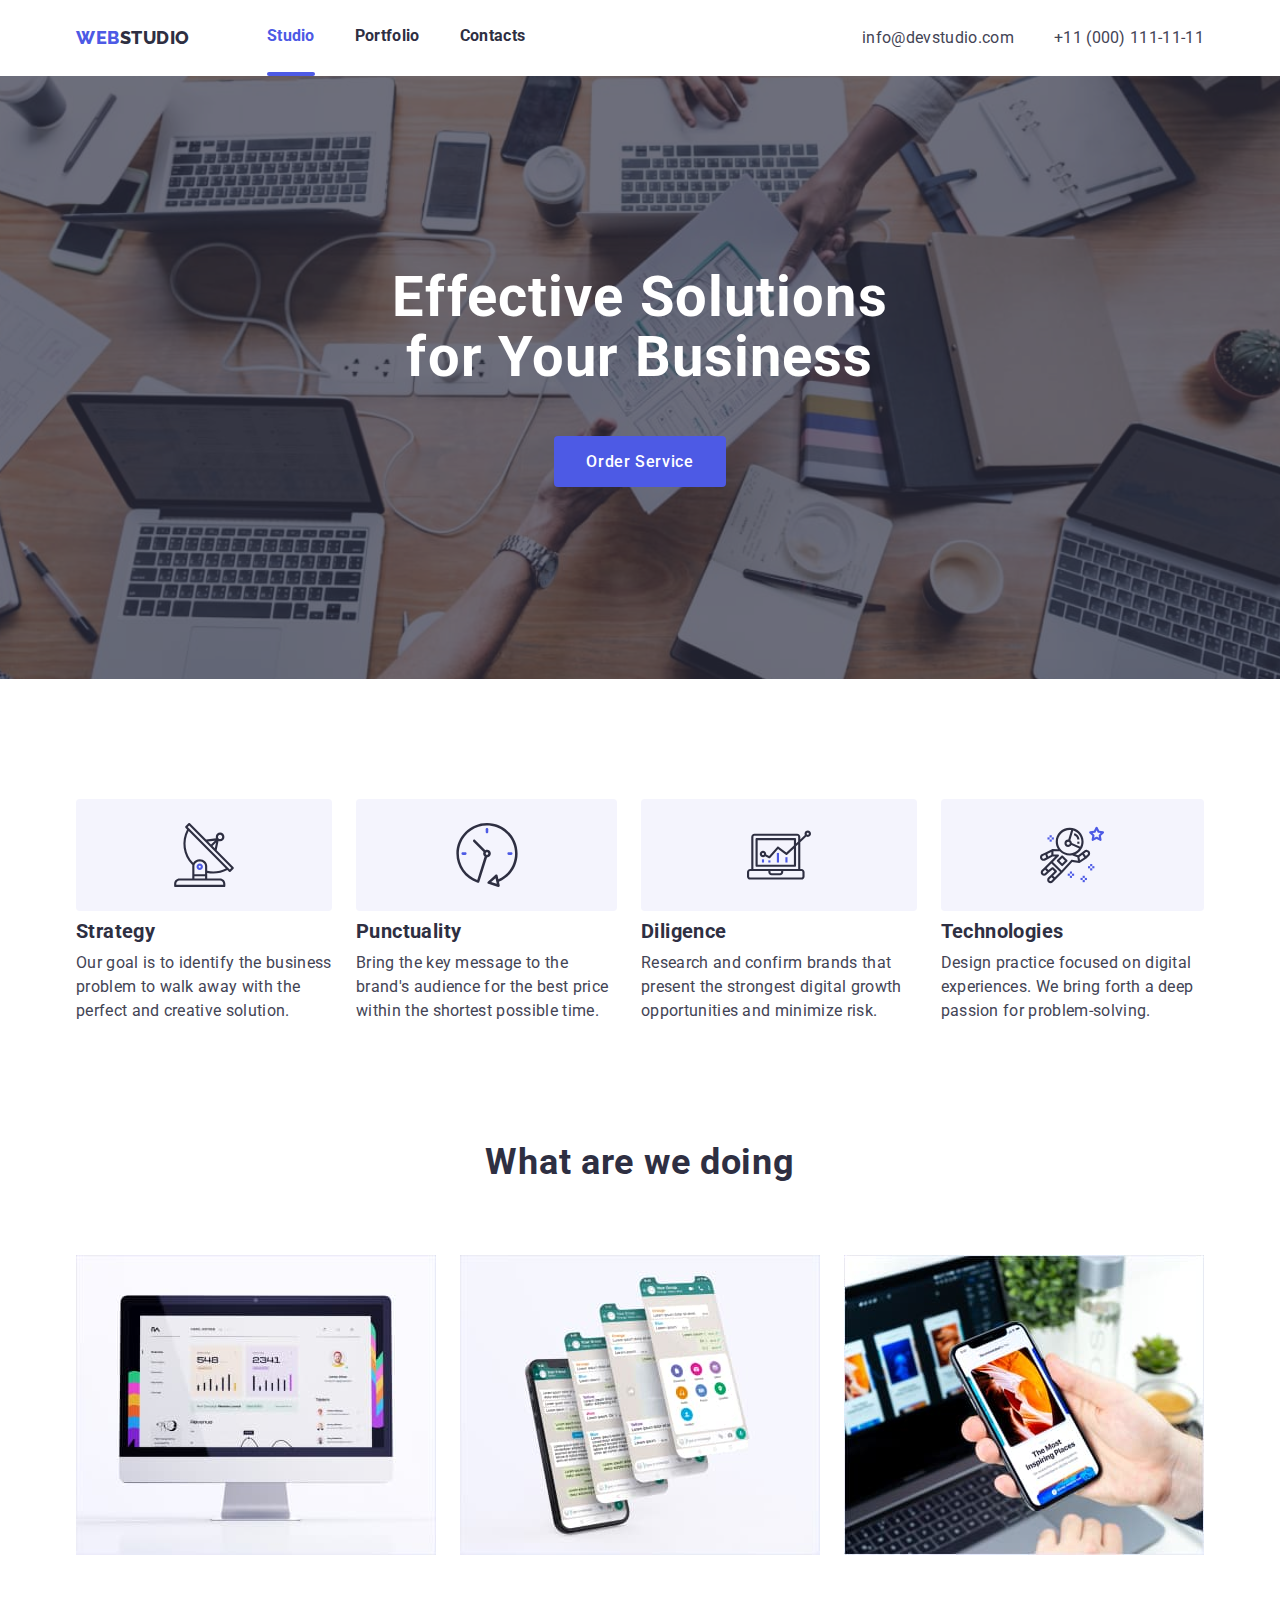
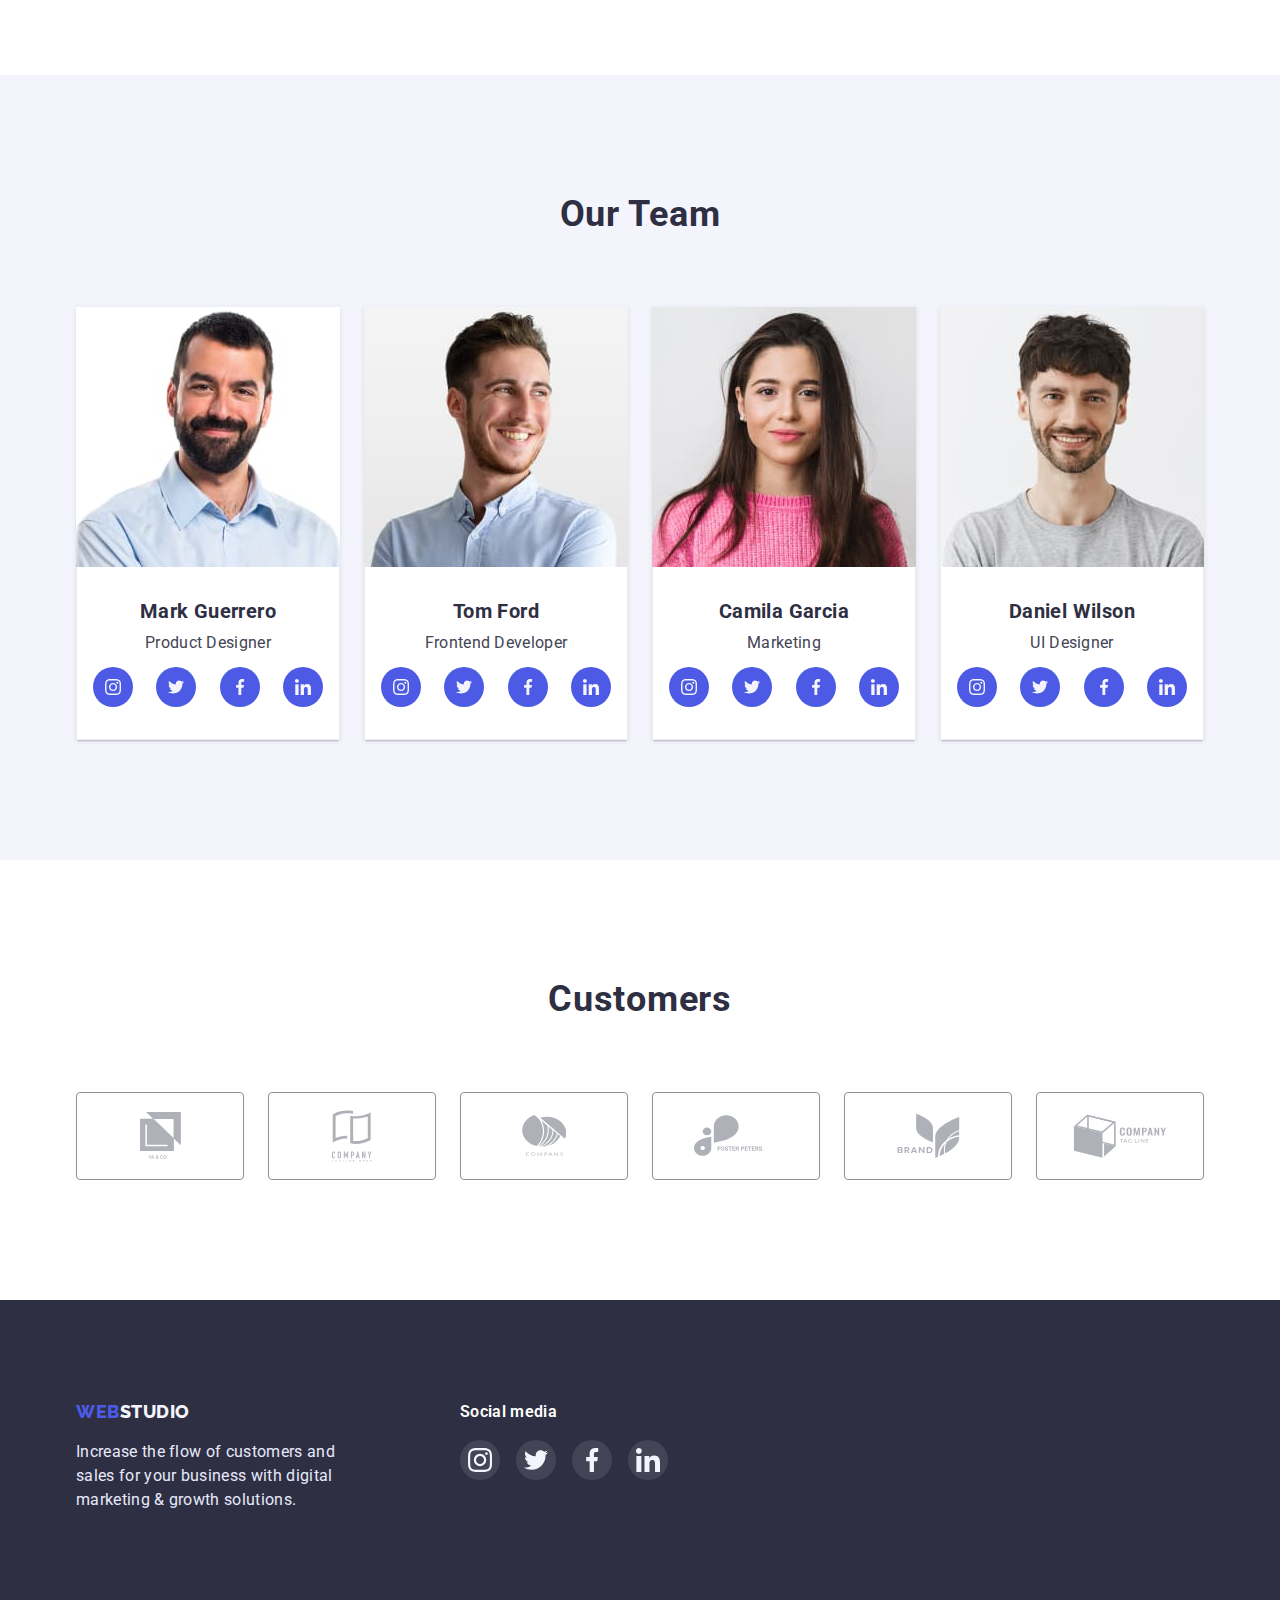
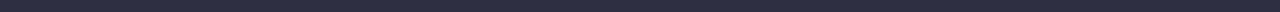
<file: index.html>
<!DOCTYPE html>
<html lang="en">
  <head>
    <meta charset="UTF-8" />
    <meta http-equiv="X-UA-Compatible" content="IE=edge" />
    <meta name="viewport" content="width=device-width, initial-scale=1.0" />
    <title>WebStudio</title>
    <link
      rel="stylesheet"
      href="https://cdnjs.cloudflare.com/ajax/libs/modern-normalize/1.0.0/modern-normalize.min.css"
    />
    <link
      href="https://fonts.googleapis.com/css2?family=Raleway:wght@800&family=Roboto:wght@400;500;700&display=swap"
      rel="stylesheet"
    />
    <link rel="stylesheet" href="./css/styles.css" />
  </head>
  <body>
    <header>
      <div class="container">
        <div class="main_nav">
          <a href="/" class="labe_studio">
            <span class="labe_web">WEB</span>STUDIO
          </a>
          <nav>
            <ul class="list_nav">
              <li class="item_list_nav polosa">
                <a href="" class="nav_item nav_list_active"> Studio</a>
              </li>
              <li class="item_list_nav">
                <a href="./portfolio.html" class="nav_item"> Portfolio</a>
              </li>
              <li class="item_list_nav">
                <a href="" class="nav_item"> Contacts</a>
              </li>
            </ul>
          </nav>
          <ul class="contact_nav">
            <li class="contact_nav-item">
              <a href="mailto:" class="color_contact">info@devstudio.com</a>
            </li>
            <li class="contact_nav-item">
              <a href="tel:" class="color_contact">+11 (000) 111-11-11</a>
            </li>
          </ul>
        </div>
      </div>
    </header>
    <main>
      <!-- ---------------HERO----------------- -->

      <section class="hero">
        <h1 class="title-hero">Effective Solutions for Your Business</h1>

        <div class="parent_button">
          <button type="button" class="btn_hero" data-modal-open>
            Order Service
          </button>
        </div>
      </section>

      <!-- ------------advantages------------ -->
      <section class="section p_b_z">
        <h2 class="visually-hidden"></h2>
        <div class="container">
          <ul class="card_set-advantages">
            <li class="advantages_item">
              <div class="advantages_picture"></div>
              <h3 class="advantages_name">Strategy</h3>
              <p class="advantages_text">
                Our goal is to identify the business problem to walk away with
                the perfect and creative solution.
              </p>
            </li>
            <li class="advantages_item">
              <div class="advantages_picture"></div>
              <h3 class="advantages_name">Punctuality</h3>
              <p class="advantages_text">
                Bring the key message to the brand's audience for the best price
                within the shortest possible time.
              </p>
            </li>
            <li class="advantages_item">
              <div class="advantages_picture"></div>
              <h3 class="advantages_name">Diligence</h3>
              <p class="advantages_text">
                Research and confirm brands that present the strongest digital
                growth opportunities and minimize risk.
              </p>
            </li>
            <li class="advantages_item">
              <div class="advantages_picture"></div>
              <h3 class="advantages_name">Technologies</h3>
              <p class="advantages_text">
                Design practice focused on digital experiences. We bring forth a
                deep passion for problem-solving.
              </p>
            </li>
          </ul>
        </div>
      </section>
      <!-- ----------------our job--------------- -->
      <section class="section">
        <div class="container">
          <h2 class="title_our_job">What are we doing</h2>
          <ul class="card_set">
            <li class="card_set-item">
              <img
                src="./images/img1.jpg"
                alt="monitor"
                width="360"
                class="no_gap"
              />
            </li>
            <li class="card_set-item">
              <img
                src="./images/img2.jpg"
                alt="phone screen"
                width="360"
                class="no_gap"
              />
            </li>
            <li class="card_set-item">
              <img
                src="./images/img3.jpg"
                alt="phone"
                width="360"
                class="no_gap"
              />
            </li>
          </ul>
        </div>
      </section>
      <!-- ----------------team--------------- -->
      <section class="section team">
        <div class="container">
          <h2 class="title_team">Our Team</h2>
          <ul class="card_set">
            <li class="team_item">
              <img
                src="./images/portret_1.jpg"
                alt="portret"
                width="264"
                class="no_gap"
              />
              <div class="description_card">
                <h3 class="team_names">Mark Guerrero</h3>
                <p class="team_specialty">Product Designer</p>
                <ul class="social-link-list">
                  <li class="social-link-item">
                    <a href="" class="social-link-picture">
                      <svg class="icons-social">
                        <use href="./images/icons.svg#icon-instagram-svg"></use>
                      </svg>
                    </a>
                  </li>
                  <li class="social-link-item">
                    <a href="" class="social-link-picture">
                      <svg class="icons-social">
                        <use href="./images/icons.svg#icon-twitter-svg"></use>
                      </svg>
                    </a>
                  </li>
                  <li class="social-link-item">
                    <a href="" class="social-link-picture">
                      <svg class="icons-social">
                        <use href="./images/icons.svg#icon-facebook-svg"></use>
                      </svg>
                    </a>
                  </li>
                  <li class="social-link-item">
                    <a href="" class="social-link-picture">
                      <svg class="icons-social">
                        <use href="./images/icons.svg#icon-linkedin-svg"></use>
                      </svg>
                    </a>
                  </li>
                </ul>
              </div>
            </li>
            <li class="team_item">
              <img
                src="./images/portret_2.jpg"
                alt="portret"
                width="264"
                class="no_gap"
              />
              <div class="description_card">
                <h3 class="team_names">Tom Ford</h3>
                <p class="team_specialty">Frontend Developer</p>
                <ul class="social-link-list">
                  <li class="social-link-item">
                    <a href="" class="social-link-picture">
                      <svg class="icons-social">
                        <use href="./images/icons.svg#icon-instagram-svg"></use>
                      </svg>
                    </a>
                  </li>
                  <li class="social-link-item">
                    <a href="" class="social-link-picture">
                      <svg class="icons-social">
                        <use href="./images/icons.svg#icon-twitter-svg"></use>
                      </svg>
                    </a>
                  </li>
                  <li class="social-link-item">
                    <a href="" class="social-link-picture">
                      <svg class="icons-social">
                        <use href="./images/icons.svg#icon-facebook-svg"></use>
                      </svg>
                    </a>
                  </li>
                  <li class="social-link-item">
                    <a href="" class="social-link-picture">
                      <svg class="icons-social">
                        <use href="./images/icons.svg#icon-linkedin-svg"></use>
                      </svg>
                    </a>
                  </li>
                </ul>
              </div>
            </li>
            <li class="team_item">
              <img
                src="./images/portret_3.jpg"
                alt="portret"
                width="264"
                class="no_gap"
              />
              <div class="description_card">
                <h3 class="team_names">Camila Garcia</h3>
                <p class="team_specialty">Marketing</p>
                <ul class="social-link-list">
                  <li class="social-link-item">
                    <a href="" class="social-link-picture">
                      <svg class="icons-social">
                        <use href="./images/icons.svg#icon-instagram-svg"></use>
                      </svg>
                    </a>
                  </li>
                  <li class="social-link-item">
                    <a href="" class="social-link-picture">
                      <svg class="icons-social">
                        <use href="./images/icons.svg#icon-twitter-svg"></use>
                      </svg>
                    </a>
                  </li>
                  <li class="social-link-item">
                    <a href="" class="social-link-picture">
                      <svg class="icons-social">
                        <use href="./images/icons.svg#icon-facebook-svg"></use>
                      </svg>
                    </a>
                  </li>
                  <li class="social-link-item">
                    <a href="" class="social-link-picture">
                      <svg class="icons-social">
                        <use href="./images/icons.svg#icon-linkedin-svg"></use>
                      </svg>
                    </a>
                  </li>
                </ul>
              </div>
            </li>
            <li class="team_item">
              <img
                src="./images/portret_4.jpg"
                alt="portret"
                width="264"
                class="no_gap"
              />
              <div class="description_card">
                <h3 class="team_names">Daniel Wilson</h3>
                <p class="team_specialty">UI Designer</p>
                <ul class="social-link-list">
                  <li class="social-link-item">
                    <a href="" class="social-link-picture">
                      <svg class="icons-social">
                        <use href="./images/icons.svg#icon-instagram-svg"></use>
                      </svg>
                    </a>
                  </li>
                  <li class="social-link-item">
                    <a href="" class="social-link-picture">
                      <svg class="icons-social">
                        <use href="./images/icons.svg#icon-twitter-svg"></use>
                      </svg>
                    </a>
                  </li>
                  <li class="social-link-item">
                    <a href="" class="social-link-picture">
                      <svg class="icons-social">
                        <use href="./images/icons.svg#icon-facebook-svg"></use>
                      </svg>
                    </a>
                  </li>
                  <li class="social-link-item">
                    <a href="" class="social-link-picture">
                      <svg class="icons-social">
                        <use href="./images/icons.svg#icon-linkedin-svg"></use>
                      </svg>
                    </a>
                  </li>
                </ul>
              </div>
            </li>
          </ul>
        </div>
      </section>

      <!-- ---------------CUSTOMERS------------ -->
      <section class="section">
        <div class="container">
          <h2 class="title_our_job">Customers</h2>
          <ul class="customer-link">
            <li class="customer-list">
              <a href="" class="customer-item">
                <svg class="customer-icon-one">
                  <use href="./images/icons.svg#icon-group-1"></use>
                </svg>
              </a>
            </li>

            <li class="customer-list">
              <a href="" class="customer-item">
                <svg class="customer-icon-two">
                  <use href="./images/icons.svg#icon-group--2"></use>
                </svg>
              </a>
            </li>

            <li class="customer-list">
              <a href="" class="customer-item">
                <svg class="customer-icon-three">
                  <use href="./images/icons.svg#icon-group-3"></use>
                </svg>
              </a>
            </li>
            <li class="customer-list">
              <a href="" class="customer-item">
                <svg class="customer-icon-four">
                  <use href="./images/icons.svg#icon-group-4"></use>
                </svg>
              </a>
            </li>
            <li class="customer-list">
              <a href="" class="customer-item">
                <svg class="customer-icon-five">
                  <use href="./images/icons.svg#icon-group-5"></use>
                </svg>
              </a>
            </li>
            <li class="customer-list">
              <a href="" class="customer-item">
                <svg class="customer-icon-six">
                  <use href="./images/icons.svg#icon-group-6"></use>
                </svg>
              </a>
            </li>
          </ul>
        </div>
      </section>
    </main>
    <!-- --------------------------FOOTER------------------ -->
    <footer class="footer">
      <div class="container-all-footer">
        <div class="container_footer">
          <a href="/" class="footer_studio">
            <span class="footer_web">WEB</span>STUDIO
          </a>
          <p class="footer_text">
            Increase the flow of customers and sales for your business with
            digital marketing & growth solutions.
          </p>
        </div>

        <div class="container-social-media">
          <h3 class="footer-text-social">Social media</h3>
          <ul class="footer-icon-list">
            <li>
              <a href="" class="footer-icon-link footer-icon-item link-insta">
                <svg class="icons-social-footer">
                  <use href="./images/icons.svg#icon-instagram-svg"></use>
                </svg>
              </a>
            </li>
            <li>
              <a href="" class="footer-icon-link footer-icon-item link-twit">
                <svg class="icons-social-footer">
                  <use href="./images/icons.svg#icon-twitter-svg"></use>
                </svg>
              </a>
            </li>
            <li>
              <a href="" class="footer-icon-link footer-icon-item link-faceb">
                <svg class="icons-social-footer">
                  <use href="./images/icons.svg#icon-facebook-svg"></use>
                </svg>
              </a>
            </li>
            <li>
              <a href="" class="footer-icon-link footer-icon-item link-lincd">
                <svg class="icons-social-footer">
                  <use href="./images/icons.svg#icon-linkedin-svg"></use>
                </svg>
              </a>
            </li>
          </ul>
        </div>
      </div>
    </footer>

    <!-- --------------modal------------------------ -->
    <div class="backdrop is-hidden" data-modal>
      <div class="modal">
        <button type="button" class="modal-btn-cls" data-modal-close>
          <svg class="modal-icon-cls">
            <use href="./images/icons.svg#icon-Vector"></use>
          </svg>
        </button>
      </div>
    </div>
    <script src="./js/modal.js"></script>
  </body>
</html>
</file>
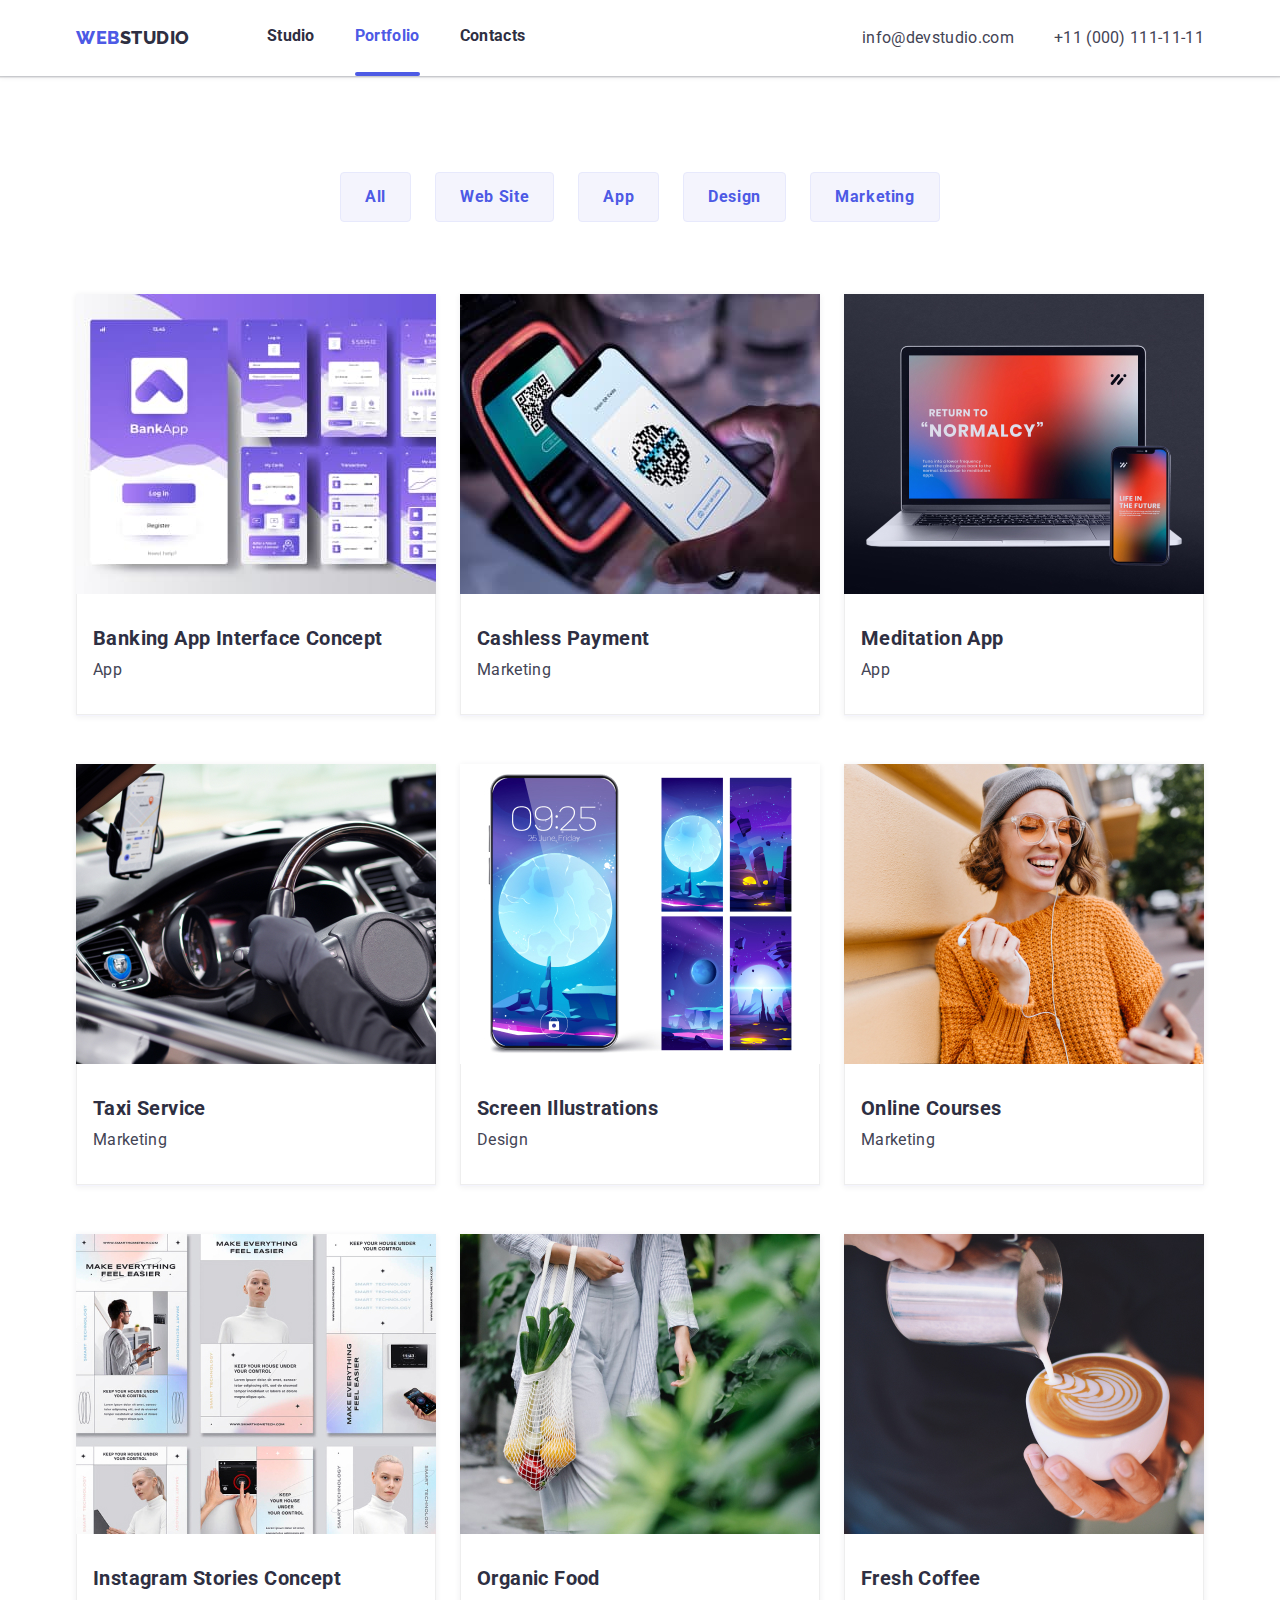
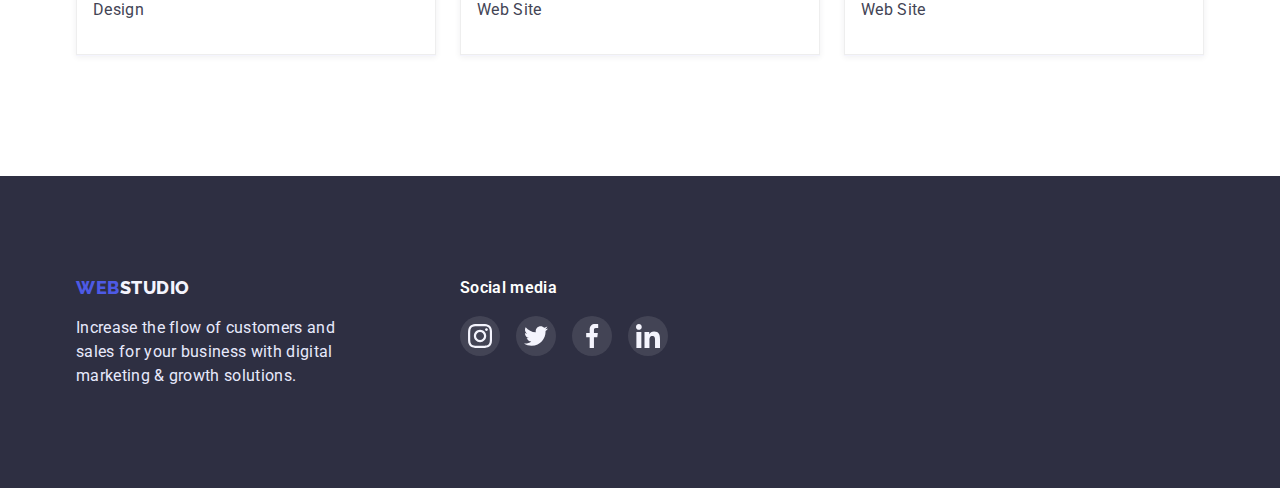
<file: portfolio.html>
<!DOCTYPE html>
<html lang="en">
  <head>
    <meta charset="UTF-8" />
    <meta http-equiv="X-UA-Compatible" content="IE=edge" />
    <meta name="viewport" content="width=device-width, initial-scale=1.0" />
    <title>Portfolio</title>
    <link
      rel="stylesheet"
      href="https://cdnjs.cloudflare.com/ajax/libs/modern-normalize/1.0.0/modern-normalize.min.css"
    />
    <link
      href="https://fonts.googleapis.com/css2?family=Raleway:wght@800&family=Roboto:wght@400;500;700&display=swap"
      rel="stylesheet"
    />
    <link rel="stylesheet" href="./css/styles.css" />
  </head>
  <body>
    <header class="header">
      <div class="container">
        <div class="main_nav">
          <a href="/">
            <p class="labe_studio"><span class="labe_web">WEB</span>STUDIO</p>
          </a>
          <nav>
            <ul class="list_nav">
              <li class="item_list_nav">
                <a href="./index.html" class="nav_item"> Studio</a>
              </li>
              <li class="item_list_nav polosa">
                <a href="./portfolio.html" class="nav_item nav_list_active">
                  Portfolio</a
                >
              </li>
              <li class="item_list_nav">
                <a href="" class="nav_item"> Contacts</a>
              </li>
            </ul>
          </nav>
          <ul class="contact_nav">
            <li class="contact_nav-item">
              <a href="mailto:" class="color_contact">info@devstudio.com</a>
            </li>
            <li class="contact_nav-item">
              <a href="tel:" class="color_contact">+11 (000) 111-11-11</a>
            </li>
          </ul>
        </div>
      </div>
    </header>
    <main>
      <section class="section section_portfolio-padding-top">
        <div class="container">
          <h1 class="visually-hidden">Examples of our work</h1>
          <ul class="list_button">
            <li><button type="button" class="btn_portfolio">All</button></li>
            <li>
              <button type="button" class="btn_portfolio">Web Site</button>
            </li>
            <li><button type="button" class="btn_portfolio">App</button></li>
            <li><button type="button" class="btn_portfolio">Design</button></li>
            <li>
              <button type="button" class="btn_portfolio">Marketing</button>
            </li>
          </ul>

          <!-- ------------------------------------nine-cards---------------------- -->

          <ul class="card-set_portfolio">
            <li>
              <a href="" class="card_item">
                <div class="card-relative">
                  <div class="card-overlay">
                    <p class="text-card-nine">
                      14 Stylish and User-Friendly App Design Concepts · Task
                      Manager App · Calorie Tracker App · Exotic Fruit Ecommerce
                      App · Cloud Storage App
                    </p>
                  </div>
                  <img
                    src="./images/card_1.jpg"
                    alt="Interface_Concept"
                    width="360"
                    class="no_gap"
                  />
                </div>

                <div class="description_card">
                  <h2 class="advantages_name">Banking App Interface Concept</h2>
                  <p class="advantages_text">App</p>
                </div>
              </a>
            </li>
            <li>
              <a href="" class="card_item">
                <div class="card-relative">
                  <div class="card-overlay">
                    <p class="text-card-nine">
                      14 Stylish and User-Friendly App Design Concepts · Task
                      Manager App · Calorie Tracker App · Exotic Fruit Ecommerce
                      App · Cloud Storage App
                    </p>
                  </div>
                  <img
                    src="./images/card_2.jpg"
                    alt="Interface_Concept"
                    width="360"
                    class="no_gap"
                  />
                </div>
                <div class="description_card">
                  <h2 class="advantages_name">Cashless Payment</h2>
                  <p class="advantages_text">Marketing</p>
                </div>
              </a>
            </li>
            <li>
              <a href="" class="card_item">
                <div class="card-relative">
                  <div class="card-overlay">
                    <p class="text-card-nine">
                      14 Stylish and User-Friendly App Design Concepts · Task
                      Manager App · Calorie Tracker App · Exotic Fruit Ecommerce
                      App · Cloud Storage App
                    </p>
                  </div>
                  <img
                    src="./images/card_3.jpg"
                    alt="Interface_Concept"
                    width="360"
                    class="no_gap"
                  />
                </div>
                <div class="description_card">
                  <h2 class="advantages_name">Meditation App</h2>
                  <p class="advantages_text">App</p>
                </div>
              </a>
            </li>
            <li>
              <a href="" class="card_item">
                <div class="card-relative">
                  <div class="card-overlay">
                    <p class="text-card-nine">
                      14 Stylish and User-Friendly App Design Concepts · Task
                      Manager App · Calorie Tracker App · Exotic Fruit Ecommerce
                      App · Cloud Storage App
                    </p>
                  </div>
                  <img
                    src="./images/card_4.jpg"
                    alt="Interface_Concept"
                    width="360"
                    class="no_gap"
                  />
                </div>
                <div class="description_card">
                  <h2 class="advantages_name">Taxi Service</h2>
                  <p class="advantages_text">Marketing</p>
                </div>
              </a>
            </li>
            <li>
              <a href="" class="card_item">
                <div class="card-relative">
                  <div class="card-overlay">
                    <p class="text-card-nine">
                      14 Stylish and User-Friendly App Design Concepts · Task
                      Manager App · Calorie Tracker App · Exotic Fruit Ecommerce
                      App · Cloud Storage App
                    </p>
                  </div>
                  <img
                    src="./images/card_5.jpg"
                    alt="Interface_Concept"
                    width="360"
                    class="no_gap"
                  />
                </div>
                <div class="description_card">
                  <h2 class="advantages_name">Screen Illustrations</h2>
                  <p class="advantages_text">Design</p>
                </div>
              </a>
            </li>
            <li>
              <a href="" class="card_item">
                <div class="card-relative">
                  <div class="card-overlay">
                    <p class="text-card-nine">
                      14 Stylish and User-Friendly App Design Concepts · Task
                      Manager App · Calorie Tracker App · Exotic Fruit Ecommerce
                      App · Cloud Storage App
                    </p>
                  </div>
                  <img
                    src="./images/card_6.jpg"
                    alt="Interface_Concept"
                    width="360"
                    class="no_gap"
                  />
                </div>
                <div class="description_card">
                  <h2 class="advantages_name">Online Courses</h2>
                  <p class="advantages_text">Marketing</p>
                </div>
              </a>
            </li>
            <li>
              <a href="" class="card_item">
                <div class="card-relative">
                  <div class="card-overlay">
                    <p class="text-card-nine">
                      14 Stylish and User-Friendly App Design Concepts · Task
                      Manager App · Calorie Tracker App · Exotic Fruit Ecommerce
                      App · Cloud Storage App
                    </p>
                  </div>
                  <img
                    src="./images/card_7.jpg"
                    alt="Interface_Concept"
                    width="360"
                    class="no_gap"
                  />
                </div>
                <div class="description_card">
                  <h2 class="advantages_name">Instagram Stories Concept</h2>
                  <p class="advantages_text">Design</p>
                </div>
              </a>
            </li>
            <li>
              <a href="" class="card_item">
                <div class="card-relative">
                  <div class="card-overlay">
                    <p class="text-card-nine">
                      14 Stylish and User-Friendly App Design Concepts · Task
                      Manager App · Calorie Tracker App · Exotic Fruit Ecommerce
                      App · Cloud Storage App
                    </p>
                  </div>
                  <img
                    src="./images/card_8.jpg"
                    alt="Interface_Concept"
                    width="360"
                    class="no_gap"
                  />
                </div>
                <div class="description_card">
                  <h2 class="advantages_name">Organic Food</h2>
                  <p class="advantages_text">Web Site</p>
                </div>
              </a>
            </li>
            <li>
              <a href="" class="card_item">
                <div class="card-relative">
                  <div class="card-overlay">
                    <p class="text-card-nine">
                      14 Stylish and User-Friendly App Design Concepts · Task
                      Manager App · Calorie Tracker App · Exotic Fruit Ecommerce
                      App · Cloud Storage App
                    </p>
                  </div>
                  <img
                    src="./images/card_2_&_9.jpg"
                    alt="Interface_Concept"
                    width="360"
                    class="no_gap"
                  />
                </div>

                <div class="description_card">
                  <h2 class="advantages_name">Fresh Coffee</h2>
                  <p class="advantages_text">Web Site</p>
                </div>
              </a>
            </li>
          </ul>
        </div>
      </section>
    </main>

    <footer class="footer">
      <div class="container-all-footer">
        <div class="container_footer">
          <a href="/" class="footer_studio">
            <span class="footer_web">WEB</span>STUDIO
          </a>
          <p class="footer_text">
            Increase the flow of customers and sales for your business with
            digital marketing & growth solutions.
          </p>
        </div>

        <div class="container-social-media">
          <h3 class="footer-text-social">Social media</h3>
          <ul class="footer-icon-list">
            <li>
              <a href="" class="footer-icon-link footer-icon-item link-insta">
                <svg class="icons-social-footer">
                  <use href="./images/icons.svg#icon-instagram-svg"></use>
                </svg>
              </a>
            </li>
            <li>
              <a href="" class="footer-icon-link footer-icon-item link-twit">
                <svg class="icons-social-footer">
                  <use href="./images/icons.svg#icon-twitter-svg"></use>
                </svg>
              </a>
            </li>
            <li>
              <a href="" class="footer-icon-link footer-icon-item link-faceb">
                <svg class="icons-social-footer">
                  <use href="./images/icons.svg#icon-facebook-svg"></use>
                </svg>
              </a>
            </li>
            <li>
              <a href="" class="footer-icon-link footer-icon-item link-lincd">
                <svg class="icons-social-footer">
                  <use href="./images/icons.svg#icon-linkedin-svg"></use>
                </svg>
              </a>
            </li>
          </ul>
        </div>
      </div>
    </footer>
  </body>
</html>
</file>
<file: css/styles.css>
:root {
    --brand-button-color:#4D5AE5;
    --basic-color:#2E2F42;
    --minor-color: #434455;
    --hero-bg-color:#2E2F42;
    --btn-bgc-hero:#404BBF;
    --text-white-color:#FFFFFF;
    --footer-text-studio:#F4F4FD;
    --footer-text :#E7E9FC;
    

}
/* @keyframes Experiment{
    0%{transform: rotate(0deg);}
    100%{transform: rotate(360deg);}
}

.card_set-item:hover{
    animation-name:Experiment ;
    animation-duration: 5s;

} */

h1,h2,h3,h4,p,ul{
    padding-left: 0;
    margin: 0;}
a {text-decoration: none;
}

body {
    font-family: 'Roboto', sans-serif;
    /* font-family: 'Raleway', sans-serif; */
    color: var(--minor-color);
    background-color: var(--text-white-color);
}


li{list-style-type: none;}

.visually-hidden {
    position: absolute;
    white-space: nowrap;
    width: 1px;
    height: 1px;
    overflow: hidden;
    border: 0;
    padding: 0;
    clip: rect(0 0 0 0);
    clip-path: inset(50%);
    margin: -1px;
}

.header{
    background-color: var(--text-white-color);
box-shadow: 0px 2px 1px rgba(46, 47, 66, 0.08), 0px 1px 1px rgba(46, 47, 66, 0.16), 0px 1px 6px rgba(46, 47, 66, 0.08);}

.container{
    max-width: 1128px;
    margin: 0 auto;
        padding: 0 ;
}
.no_gap{display: block;}

.section{
    padding-top: 120px;
    padding-bottom: 120px;}

    .p_b_z{padding-bottom: 0px;}


/* 12345 */
/* -----------------------HEADER-------------------------------- */

.main_nav{
       display: flex;
       align-items: center;}



.labe_web{
        color:var(--brand-button-color);
        font-family: 'Raleway', sans-serif;}

.labe_studio{
        font-family: 'Raleway', sans-serif;
        color:var(--basic-color);
        font-family: 'Raleway';
        font-style: normal;
        font-weight: 800;
        font-size: 18px;
        line-height: 1.33;
        letter-spacing: 0.03em;
        padding-top: 24px;
        padding-bottom: 24px;
         
        
}

.list_nav{
    display: flex;
    margin-left: 77px;
}

.nav_item{
     display: block;
     text-align: center;
     color: var(--basic-color);
     font-weight: 700;
     font-size: 16px;
     line-height: 1.5;
     letter-spacing: 0.02em;
     padding-top: 24px;
     padding-bottom: 24px;

    transition-property: color;
        transition-duration: 250ms;
        transition-timing-function:cubic-bezier(0.4, 0, 0.2, 1);
     
    
    

}

.polosa::after {
    content: '';
    display: block;
    /* width: 78px; */
    height: 4px;
    border-radius: 2px;
    background-color: var(--brand-button-color);

}

.item_list_nav{
       margin-right: 40px;
}

.item_list_nav:last-child{
      margin-right: 0px;
}




.nav_item:hover,.nav_item:focus{
       color: var(--brand-button-color);
}

.nav_list_active{
       color: var(--brand-button-color);
    }



.contact_nav{
       display: flex;
        margin-left: auto;
}


 .color_contact{
        color: var(--minor-color);
        font-weight: 400;
        font-size: 16px;
        line-height: 1.5;
        letter-spacing: 0.02em;
        padding-top: 24px;
         padding-bottom: 24px;
         display: block;

        transition-property: color;
            transition-duration: 250ms;
            transition-timing-function:cubic-bezier(0.4, 0, 0.2, 1);
        
        
    
 }


    .contact_nav .contact_nav-item+.contact_nav-item{margin-left: 40px;}


 .color_contact:hover,.color_contact:focus{color: var(--brand-button-color);}
/* -------------------------------hero--------------------- */
 .hero{
    
    background-image:url(../images/Dark-bg.png), url(../images/people-office.jpg);
    background-repeat: no-repeat;
    background-size: 1600px;
    background-position: center;
    
   
    color: #404BBF;
    padding-top: 192px;
    padding-bottom: 192px;
    
    
}
.fon{background-color:   #2E2F42;
    opacity: 0.7;}


.title-hero {
        color:var(--text-white-color);
         font-weight: 700;
        font-size: 56px;
        line-height: 1.07;
        text-align: center;
        letter-spacing: 0.02em;
        width: 496px;
        margin-left: auto;
        margin-right: auto;
        
       
}
.btn_hero{

            background-color: var(--brand-button-color);
            color: var(--text-white-color);
            border-radius: 4px;
            border: currentColor;
            font-weight: 500;
            font-size: 16px;
            line-height: 1.19;
            letter-spacing: 0.04em;
            cursor: pointer;
            font-family: 'Roboto',
                    sans-serif;
             padding: 16px 32px;
             margin-top: 48px;

            transition-property: box-shadow;
                transition-duration: 250ms;
                transition-timing-function:cubic-bezier(0.4, 0, 0.2, 1);
            }

    .parent_button{display: flex;
    justify-content: center;}


.btn_hero:hover,.btn_hero:focus{box-shadow: 0px 1px 6px rgba(46, 47, 66, 0.08), 0px 1px 1px rgba(46, 47, 66, 0.16), 0px 2px 1px rgba(46, 47, 66, 0.08);}
.btn_hero:active{background-color:var(--btn-bgc-hero);}
/* -----------------------advantages---------------- */

/* .advantages_picture{
    
    height: 112px;
    background-color:var(--footer-text-studio);
    border-radius: 4px;
    margin-bottom: 8px;} */
        

.advantages_item{
    flex-basis:calc((100%-72px)/4) ;
    
}
.advantages_item::before{
    content:"";
    height: 112px;
     
    background-color:var(--footer-text-studio); 
    display: block; 
    
    border-radius: 4px;
    margin-bottom: 8px;

    
    background-repeat: no-repeat;
    background-position: center;

}

.advantages_item:nth-child(1)::before{

background-image: url(../images/antenna-1.svg);
}

.advantages_item:nth-child(2)::before {

    background-image: url(../images/clock-1.svg);
}

.advantages_item:nth-child(3)::before {

    background-image: url(../images/diagram-1.svg);
}
.advantages_item:nth-child(4)::before {

    background-image: url(../images/astronaut-1.svg);
}



.advantages_name{
    color: var(--basic-color);
    font-weight: 700;
    font-size: 20px;
    line-height: 1.2;
    letter-spacing: 0.02em;
    margin-bottom: 8px;
}

.advantages_text{
   color: var(--minor-color);
    font-weight: 400;
    font-size: 16px;
    line-height: 1.5;
    letter-spacing: 0.02em;
   
    
}

.card_set-advantages {
    
    display: flex;
    justify-content: space-between;
    gap: 24px;}
/* ---------------------our-job-------------- */
.title_our_job{
        color: var(--basic-color);
        font-weight: 700;
        font-size: 36px;
        line-height: 1.11;
        letter-spacing: 0.02em;
        text-align: center;
        margin-bottom: 72px;
}

.card_set{display: flex;
justify-content: space-between;
gap: 24px;
flex-wrap: wrap;}



/* ------------------team------------------ */
.team{background-color: var(--footer-text-studio);}
.title_team{
   color: var(--basic-color);
    font-weight: 700;
    font-size: 36px;
    line-height: 1.11;
    letter-spacing: 0.02em;
    text-align: center;
    margin-bottom: 72px;
}

.team_item{background-color: var(--text-white-color);
box-shadow: 0px 1px 6px rgba(46, 47, 66, 0.08), 0px 1px 1px rgba(46, 47, 66, 0.16), 0px 2px 1px rgba(46, 47, 66, 0.08);
    border-radius: 0px 0px 4px 4px;}

.team_names{
    color: var(--basic-color);
        font-weight: 700;
        font-size: 20px;
        line-height: 1.2;
        letter-spacing: 0.02em;
        margin-bottom: 8px;
        text-align: center;

}
.team_specialty{
color: var(--minor-color);
    font-weight: 400;
    font-size: 16px;
    line-height: 1.5;
    letter-spacing: 0.02em;
    text-align: center;
    margin-bottom: 12px;
}


/* ---------------social-link-------------- */
.social-link-list{
    display: flex;
    justify-content: space-between;
    
    

}





.social-link-picture{
    width: 40px;
    height: 40px;
    border-radius: 50%;
    background-color:var(--brand-button-color);
    display: flex;
    justify-content: center;
    align-items: center;
    
    
    

}

.icons-social{

 fill: #F4F4FD;;
 width: 16px;
height: 16px;
} 



/* --------------CUSTOMERS-------------------- */
.customer-link{
    display: flex;
    justify-content: space-between;
    gap: 24px;
    
}
   .customer-item{
    padding: 16px 32px;
    flex-basis: calc((100%-120px)/6);
    height: 88px;
    border: 1px solid #8E8F99;
    border-radius: 4px;
    

         display: flex;
        justify-content: center;
        align-items: center;

        transition-property:border-color ;
            transition-duration: 250ms;
            transition-timing-function:cubic-bezier(0.4, 0, 0.2, 1);

        
   }
    .customer-item:hover{
    border-color: var(--brand-button-color);
    
    }
        .customer-item:focus {
            border-color: var(--brand-button-color);
    
        }
    .customer-item:hover .customer-icon-one{
        fill:var(--brand-button-color);
    }
         .customer-item:focus .customer-icon-one {
             fill: var(--brand-button-color);
         }

         .customer-item:hover .customer-icon-two {
             fill: var(--brand-button-color);
         }
    
         .customer-item:focus .customer-icon-two {
             fill: var(--brand-button-color);
         }

                  .customer-item:hover .customer-icon-three {
                      fill: var(--brand-button-color);
                  }
        
                  .customer-item:focus .customer-icon-three {
                      fill: var(--brand-button-color);
                  }

                                        .customer-item:hover .customer-icon-four {
                                            fill: var(--brand-button-color);
                                        }
                    
                                        .customer-item:focus .customer-icon-four {
                                            fill: var(--brand-button-color);
                                        }


                      .customer-item:hover .customer-icon-five {
                                      fill: var(--brand-button-color);
                                               }
                                                
                                      .customer-item:focus .customer-icon-five {
                                                fill: var(--brand-button-color);
                                                }

                                           .customer-item:hover .customer-icon-six {
                                                    fill: var(--brand-button-color);
                                              }
                                                
                                      .customer-item:focus .customer-icon-six {
                                                fill: var(--brand-button-color);
                                                        }




         .customer-list{
            width: 168px;
         }
   
   .customer-icon-one{
    fill: #AFB1B8;
    width: 41px;
    height: 47px;

    transition-property: fill;
        transition-duration: 250ms;
        transition-timing-function:cubic-bezier(0.4,
            0,
            0.2,
            1);
   }
   .customer-icon-two{
    fill:#AFB1B8;
    width: 40px;
    height: 52px;

    transition-property: fill;
        transition-duration: 250ms;
        transition-timing-function:cubic-bezier(0.4, 0, 0.2, 1);
   }
   .customer-icon-three{
    fill:#AFB1B8;
    width: 44px;
    height: 41px;

    transition-property: fill;
        transition-duration: 250ms;
        transition-timing-function:cubic-bezier(0.4, 0, 0.2, 1);
   }
   .customer-icon-four{
    fill:#AFB1B8;
    width: 84px;
    height: 41px;

    transition-property: fill;
        transition-duration: 250ms;
        transition-timing-function:cubic-bezier(0.4, 0, 0.2, 1);
   }
.customer-icon-five{
    fill:#AFB1B8;
    width: 63px;
    height: 45px;

    transition-property: fill;
        transition-duration: 250ms;
        transition-timing-function:cubic-bezier(0.4, 0, 0.2, 1);
}
.customer-icon-six{
    fill:#AFB1B8;
    width: 94px;
    height: 44px;

    transition-property: fill;
        transition-duration: 250ms;
        transition-timing-function:cubic-bezier(0.4, 0, 0.2, 1);
}
   
   

   


/* ----------------------FOOTER------------------ */

.footer{
    background-color: var(--hero-bg-color);
    padding: 100px 0px; 
}

.container-all-footer{
    display: flex;
max-width: 1128px;
    margin: 0 auto;
    padding: 0;
}


.container_footer{
    width: 264px;
   
}


.footer_web {
    color: var(--brand-button-color);
    font-family: 'Raleway', sans-serif;
}

.footer_studio {
    font-family: 'Raleway', sans-serif;
    color: var(--footer-text-studio);
    font-family: 'Raleway';
    font-style: normal;
    font-weight: 800;
    font-size: 18px;
    line-height: 1.33;
    letter-spacing: 0.03em;
   

}
.footer_text{ 
        color: var(--footer-text);
        font-weight: 400;
        font-size: 16px;
        line-height: 1.5;
        margin-top: 16px;
    
        letter-spacing: 0.02em;}

        .container-social-media{
            
            width: 208px;
            margin-left: 120px;
            
        }

        .footer-text-social{
            color:var(--text-white-color);
            font-weight: 600;
                font-size: 16px;
                line-height: calc(24/16);
                letter-spacing: 0.02em;
                margin-bottom: 16px;
        }

        .footer-icon-list{
            display: flex;
            justify-content: space-between;
            
        }

        .footer-icon-item{
            display: flex;
            justify-content: center;
            align-items: center;
            width: 40px;
            height: 40px;
            border-radius: 50%;
            background-color:  rgba(255, 255, 255, 0.1);

            transition-property: background-color;
                transition-duration: 250ms;
                transition-timing-function: cubic-bezier(0.4, 0, 0.2, 1);
            }

            

            .footer-icon-item:hover{
                background-color:#31D0AA;
            }

                        .footer-icon-item:focus {
                            background-color: #31D0AA;
                        }
            
            .icons-social-footer {
            
                fill: #F4F4FD;
                ;
                width: 24px;
                height: 24px;
            }

        .footer-icon-link{
            }


    /* ============================PORTFOLIO================================ */

      .section_portfolio-padding-top{padding-top: 96px;}

    .btn_portfolio{ 
         font-family: 'Roboto',
            sans-serif;
         background-color: var(--footer-text-studio);
         color: var(--brand-button-color);
         border: 1px solid #E7E9FC;
         border-radius: 4px;
         font-weight: 700;
         font-size: 16px;
         line-height: 1.5;
         letter-spacing: 0.04em;
         cursor: pointer;
         padding: 12px 24px;

        transition-property: background-color,color,border-color,box-shadow;
            transition-duration: 250ms;
            transition-timing-function: cubic-bezier(0.4, 0, 0.2, 1);

         
         
    }
    .btn_portfolio:hover,.btn_portfolio:focus{ 
        color: var(--footer-text-studio);
         background-color: var(--brand-button-color);
        border-color: transparent;
        box-shadow: 0px 3px 1px rgba(0, 0, 0, 0.1), 0px 2px 1px rgba(0, 0, 0, 0.08), 0px 2px 2px rgba(0, 0, 0, 0.12);
        }
     
    
    .card_item{
        display: block;
            border-bottom-width: 0.5px;
            border-bottom-style: solid;
            border-bottom-color: #F4F4FD;
            box-shadow: 0px 1px 6px rgba(46, 47, 66, 0.08);

           
        
        transition-property: box-shadow;
            transition-duration: 250ms;
            transition-timing-function: cubic-bezier(0.4, 0, 0.2, 1);
        }

            .card_item:hover,.card_item:focus{
                box-shadow: 0px 1px 6px rgba(46, 47, 66, 0.08), 0px 1px 1px rgba(46, 47, 66, 0.16), 0px 2px 1px rgba(46, 47, 66, 0.08);}


    .card-relative{
        position: relative;
        overflow: hidden;
    }
    
    /* .card-relative::before{
        position: absolute;
        display: inline-block;
        content: '';
        width: 100%;
        height: 100%;
        background-color: tomato;
        opacity: 0;
    }
        .card_item:hover .card-relative::before {
            opacity: 1;
        }

                .card_item:focus .card-relative::before {
                    opacity: 1;
                } */




        .text-card-nine{
            
            width: 296px;

                font-weight: 400;
                font-size: 16px;
                line-height: calc(24/16);
                letter-spacing: 0.02em;
                color: #F4F4FD;
        }
    
    .card-overlay{
        position: absolute;
        width: 100%;
        height: 100%;
        background-color: var(--brand-button-color);
        
        padding: 40px 32px ;
        

        transform: translateY(100%);

    transition-property: transform, opacity;
    transition-duration: 250ms;
    transition-timing-function: cubic-bezier(0.4, 0, 0.2, 1);

    }






                .card_item:hover .card-overlay{
            
            transform: translateY(0%);
        }

 .card_item:focus .card-overlay {
     opacity: 1;
 }


   .description_card{
    padding: 32px 16px;
    border-left:1px solid #EEEEEE ;
    border-bottom: 1px solid #EEEEEE;
    border-right: 1px solid #EEEEEE;

    }

    .list_button{
    display: flex;
    justify-content: center;
    gap: 24px;
     margin-bottom: 72px;}

    .card-set_portfolio{ 
    display: flex;
    flex-wrap: wrap;
    gap: 48px 24px;
}


/* --------------------------modalka----------------- */

.backdrop{
    position: fixed;
    top: 0;
    left: 0;
    width: 100%;
    height: 100%;
    background-color:rgba(46, 47, 66, 0.4);


    transition-property: opacity, visibility;
        transition-duration: 250ms;
        transition-timing-function: cubic-bezier(0.4, 0, 0.2, 1);
}

.backdrop.is-hidden{
    opacity: 0;
    pointer-events: none;
    visibility: hidden;

    transition-property: opacity,visibility;
        transition-duration: 250ms;
        transition-timing-function: cubic-bezier(0.4, 0, 0.2, 1);
}

.modal{
    position: absolute;
    top: 50%;
    left: 50%;
    transform: translate(-50%,-50%);

      min-width: 408px;
      min-height: 576px;


         background: #FCFCFC;
        box-shadow: 0px 1px 1px rgba(0, 0, 0, 0.14), 0px 1px 3px rgba(0, 0, 0, 0.12), 0px 2px 1px rgba(0, 0, 0, 0.2);
        border-radius: 4px;
}

.modal-btn-cls{
    cursor: pointer;
position: absolute;
top: 24px;
right: 24px;

display: flex;
align-items: center;
justify-content: center;

    width: 24px;
    height: 24px;
    border-radius: 50%;

    background: #E7E9FC;
    border: 1px solid rgba(0, 0, 0, 0.1);

    transition-property:box-shadow;
    transition-duration: 250ms;
    transition-timing-function:cubic-bezier(0.4, 0, 0.2, 1);

   
}

.modal-btn-cls:hover{
    box-shadow: 0px 1px 6px rgba(46, 47, 66, 0.08), 0px 1px 1px rgba(46, 47, 66, 0.16), 0px 2px 1px rgba(46, 47, 66, 0.08);
        border-radius: 50%;

}

.modal-btn-cls:focus {
    box-shadow: 0px 1px 6px rgba(46, 47, 66, 0.08), 0px 1px 1px rgba(46, 47, 66, 0.16), 0px 2px 1px rgba(46, 47, 66, 0.08);
    border-radius: 50%;

}

.modal-icon-cls{
    width: 8px;
    height: 8px;

}
</file>
